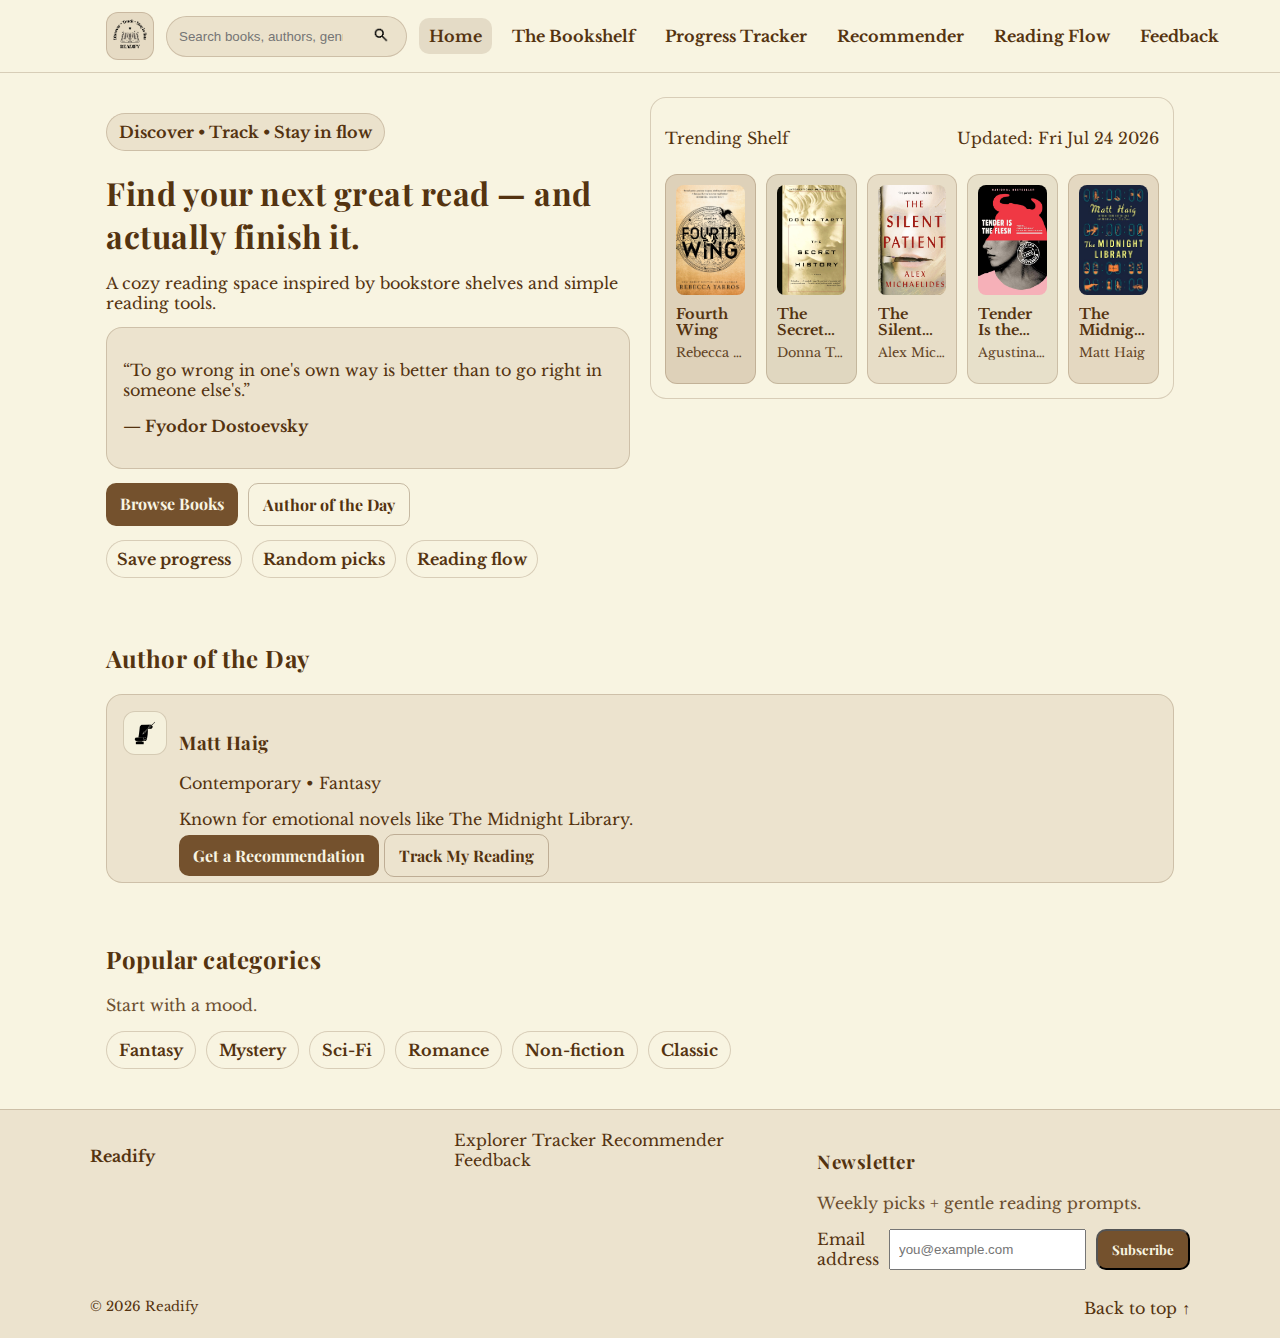
<file: index.html>
<!DOCTYPE html>
<html lang="en">
<head>
  <meta charset="UTF-8">
  <meta name="viewport" content="width=device-width, initial-scale=1.0">
  <title>Readify | Home</title>

  <!-- PWA + Favicon -->
  <link rel="icon" href="favicon.ico">
  <link rel="manifest" href="manifest.json">

  <!-- Gothic  Fonts -->
  <link href="https://fonts.googleapis.com/css2?family=Playfair+Display:wght@400;600;700&family=Libre+Baskerville:wght@400;700&display=swap" rel="stylesheet">

  <!-- Main Styles -->
  <link rel="stylesheet" href="css/style.css">
</head>

<body>

  <!--NavBar -->
  <header class="header">
    <nav class="navbar">

      <!-- Logo -->
      <a class="brand" href="index.html">
        <span class="brand-icon">
          <img src="images/Discover___Track___Stay_in_flow-removebg-preview.png" alt="Readify logo">
        </span>
      </a>

      <!-- Search bar -->
      <form class="nav-search" role="search">
        <input type="search" placeholder="Search books, authors, genres..." aria-label="Search books">
        <button type="button" class="search-btn" aria-label="Search">
          <img src="images/search-icon.png" alt="Search icon">
        </button>
      </form>

      <!--  Hamburger menu button for mobile and tablet views. Controlled using JavaScript -->
      <button class="hamburger" id="hamburgerBtn"
        aria-label="Open menu"
        aria-expanded="false"
        aria-controls="navMenu">
        <span class="bar"></span>
        <span class="bar"></span>
        <span class="bar"></span>
      </button>

      <!-- Navigation links -->
      <ul class="nav-menu" id="navMenu">
        <li><a class="active" href="index.html">Home</a></li>
        <li><a href="explorer.html">The Bookshelf</a></li>
        <li><a href="tracker.html">Progress Tracker</a></li>
        <li><a href="recommender.html">Recommender</a></li>
        <li><a href="flow.html">Reading Flow</a></li>
        <li><a href="feedback.html">Feedback</a></li>
      </ul>

    </nav>
  </header>

  <!--  Main Content -->
  <main id="main">

    <!-- Hero Section -->
    <section class="hero" id="top">
      <div class="hero-grid">

        <!-- Left side of the hero section -->
        <div class="hero-left">
          <p class="tagline">Discover • Track • Stay in flow</p>

          <h1>Find your next great read — and actually finish it.</h1>

          <p class="subtext">
            A cozy reading space inspired by bookstore shelves and simple reading tools.
          </p>

          <!-- Quote section dynamically updated using JavaScript -->
          <div class="quote-card">
            <p class="quote-text" id="quoteText">Loading quote…</p>
            <p class="quote-author" id="quoteAuthor">—</p>
          </div>

          <!-- Call to actions -->
          <div class="hero-actions">
            <a class="btn primary" href="explorer.html">Browse Books</a>
            <a class="btn ghost" href="#authorOfDay">Author of the Day</a>
          </div>

          <!-- Feature hints -->
          <div class="mini-features">
            <div class="mini-item">Save progress</div>
            <div class="mini-item">Random picks</div>
            <div class="mini-item">Reading flow</div>
          </div>
        </div>

        <!-- Right side of the hero section -->
        <div class="hero-right">
          <div class="shelf">

            <div class="shelf-top">
              <p class="shelf-title">Trending Shelf</p>
              <p class="shelf-sub" id="todayHint">Updated daily</p>
            </div>

            <!-- Book blocks -->
            <div class="covers" id="trendingShelf">
              <!-- Trending books will be added by JavaScript -->
            </div>

          </div>
        </div>

      </div>
    </section>

    <!-- Author of the day. filled using js -->
    <section class="section" id="authorOfDay">
      <div class="section-head">
        <h2>Author of the Day</h2>
      </div>

      <div class="author-card">
        <div class="author-badge">
          <img src="images/authorBadge.png" alt="Author badge icon">
        </div>

        <div class="author-info">
          <h3 id="aName">Loading…</h3>
          <p class="author-tag" id="aTag"></p>
          <p class="author-bio" id="aBio"></p>

          <div class="author-actions">
            <a class="btn primary" href="recommender.html">Get a Recommendation</a>
            <a class="btn ghost" href="tracker.html">Track My Reading</a>
          </div>
        </div>
      </div>
    </section>

    <!-- Category shortcuts allow users to explore books by mood or genre -->
    <section class="section">
      <div class="section-head">
        <h2>Popular categories</h2>
        <p class="muted">Start with a mood.</p>
      </div>

      <div class="chips">
        <a class="chip" href="explorer.html">Fantasy</a>
        <a class="chip" href="explorer.html">Mystery</a>
        <a class="chip" href="explorer.html">Sci-Fi</a>
        <a class="chip" href="explorer.html">Romance</a>
        <a class="chip" href="explorer.html">Non-fiction</a>
        <a class="chip" href="explorer.html">Classic</a>
      </div>
    </section>

  </main>

  <!-- Footer Section -->
  <footer class="footer">

    <div class="footer-grid">
      <div>
        <p class="footer-brand"><strong>Readify</strong></p>
      </div>

      <div class="footer-links">
        <a href="explorer.html">Explorer</a>
        <a href="tracker.html">Tracker</a>
        <a href="recommender.html">Recommender</a>
        <a href="feedback.html">Feedback</a>
      </div>

      <div class="newsletter">
        <h3>Newsletter</h3>
        <!--Muted for secondary info-->
        <p class="muted">Weekly picks + gentle reading prompts.</p>

        <!-- Newsletter Form -->
        <form id="newsletterForm" class="newsletter-form" action="#">
          <label for="newsletterEmail" class="sr-only">Email address</label>

          <input
            id="newsletterEmail"
            name="newsletterEmail"
            type="email"
            placeholder="you@example.com"
            required
            aria-label="Email address"
          >

          <button class="btn primary" type="submit">Subscribe</button>
        </form>

        <p id="newsletterMsg" class="msg" aria-live="polite"></p>
      </div>
    </div>

    <div class="footer-bottom">
      <small>© <span id="year"></span> Readify</small>
      <a class="to-top" href="#top">Back to top ↑</a>
    </div>

  </footer>

  <!-- Main JavaScript -->
  <script src="js/main.js"></script>

</body>
</html>
</file>
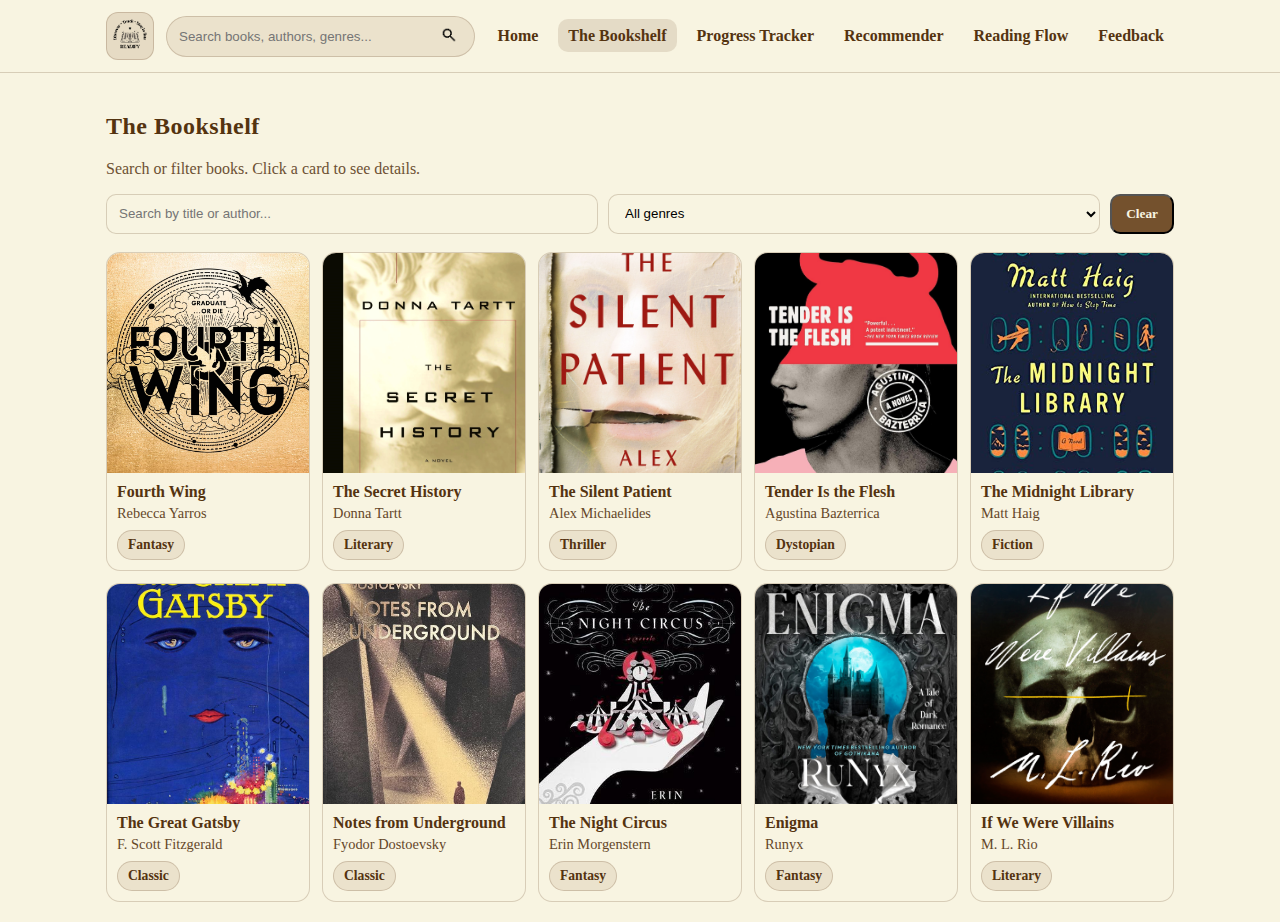
<file: explorer.html>
<!DOCTYPE html>
<html lang="en">
<head>
  <meta charset="UTF-8" />
  <meta name="viewport" content="width=device-width, initial-scale=1.0"/>
  <title>Readify | The Bookshelf</title>

  <link rel="icon" href="favicon.ico">
  <link rel="manifest" href="manifest.json">
  <link rel="stylesheet" href="css/style.css">
</head>

<body>

  <!-- NAVBAR (same style/classes as home) -->
  <header class="header">
    <nav class="navbar">

      <a class="brand" href="index.html">
        <span class="brand-icon">
          <img src="images/Discover___Track___Stay_in_flow-removebg-preview.png" alt="Readify logo">
        </span>
      </a>

      <form class="nav-search" role="search">
        <input type="search" placeholder="Search books, authors, genres..." aria-label="Search books">
        <button type="button" class="search-btn" aria-label="Search">
          <img src="images/search-icon.png" alt="Search icon">
        </button>
      </form>

      <button class="hamburger" id="hamburgerBtn"
        aria-label="Open menu"
        aria-expanded="false"
        aria-controls="navMenu">
        <span class="bar"></span>
        <span class="bar"></span>
        <span class="bar"></span>
      </button>

      <ul class="nav-menu" id="navMenu">
        <li><a href="index.html">Home</a></li>
        <li><a class="active" href="explorer.html">The Bookshelf</a></li>
        <li><a href="tracker.html">Progress Tracker</a></li>
        <li><a href="recommender.html">Recommender</a></li>
        <li><a href="flow.html">Reading Flow</a></li>
        <li><a href="feedback.html">Feedback</a></li>
      </ul>

    </nav>
  </header>

  <main class="page">
    <section class="section">
      <div class="section-head">
        <h2>The Bookshelf</h2>
        <p class="muted">Search or filter books. Click a card to see details.</p>
      </div>

      <!-- FILTER BAR -->
      <div class="filter-bar">
        <input id="searchInput" type="text" placeholder="Search by title or author..." aria-label="Search by title or author">
        <select id="genreSelect" aria-label="Filter by genre">
          <option value="all">All genres</option>
        </select>
        <button class="btn primary" id="clearBtn" type="button">Clear</button>
      </div>

      <!-- BOOK GRID -->
      <div class="book-grid" id="bookGrid">
        <!-- cards inserted by JS -->
      </div>
    </section>
  </main>

  <!-- MODAL -->
  <div class="modal" id="bookModal" aria-hidden="true">
    <div class="modal-content" role="dialog" aria-modal="true" aria-labelledby="modalTitle">
      <button class="modal-close" id="modalCloseBtn" aria-label="Close modal">✖</button>

      <div class="modal-top">
        <img id="modalCover" class="modal-cover" src="images/placeholder.png" alt="Book cover">
        <div class="modal-meta">
          <h3 id="modalTitle">Title</h3>
          <p class="muted" id="modalAuthor">Author</p>
          <p class="tag" id="modalGenre">Genre</p>
        </div>
      </div>

      <h4>Synopsis</h4>
      <p id="modalSynopsis"></p>

      <h4>Series (Prequels / Sequels)</h4>
      <ul id="modalSeriesList"></ul>

      <h4>Ratings & Reviews</h4>
      <div class="table-wrap">
        <table class="review-table">
          <thead>
            <tr>
              <th>Source</th>
              <th>Rating</th>
              <th>Review</th>
            </tr>
          </thead>
          <tbody id="modalReviewsBody"></tbody>
        </table>
      </div>
    </div>
  </div>
  <script src="js/data.js"></script>
  <script src="js/explorer.js"></script>
</body>
</html>
</file>
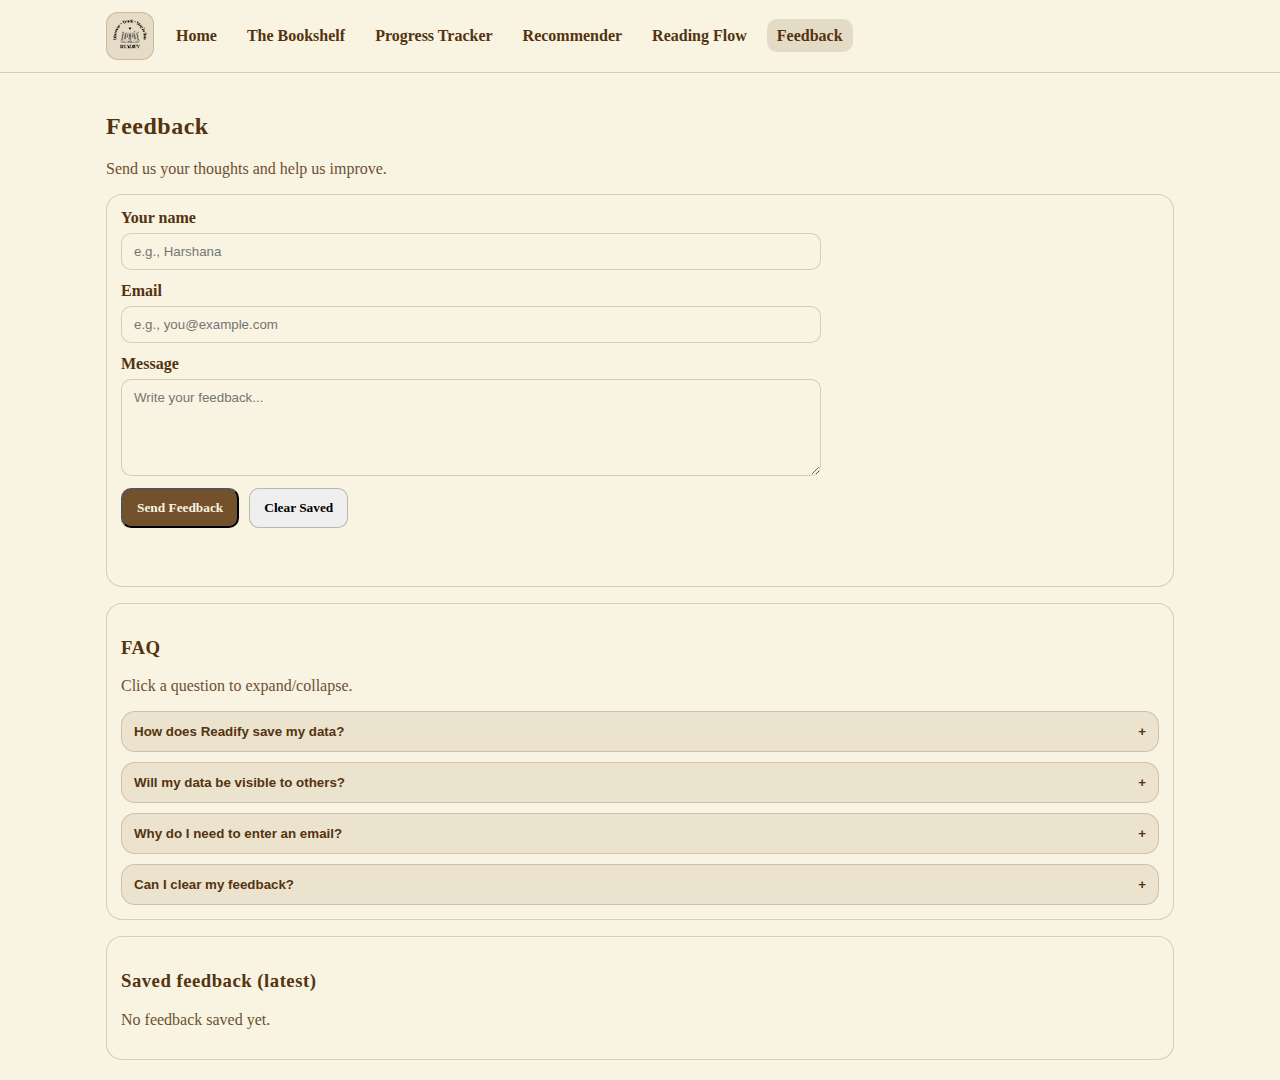
<file: feedback.html>
<!DOCTYPE html>
<html lang="en">
<head>
  <meta charset="UTF-8" />
  <meta name="viewport" content="width=device-width, initial-scale=1.0"/>
  <title>Readify | Feedback</title>

  <link rel="icon" href="favicon.ico">
  <link rel="manifest" href="manifest.json">
  <link rel="stylesheet" href="css/style.css">
</head>

<body>

  <!-- NAVBAR -->
  <header class="header">
    <nav class="navbar">
      <a class="brand" href="index.html">
        <span class="brand-icon">
          <img src="images/Discover___Track___Stay_in_flow-removebg-preview.png" alt="Readify logo">
        </span>
      </a>

      <button class="hamburger" id="hamburgerBtn"
        aria-label="Open menu"
        aria-expanded="false"
        aria-controls="navMenu">
        <span class="bar"></span>
        <span class="bar"></span>
        <span class="bar"></span>
      </button>

      <ul class="nav-menu" id="navMenu">
        <li><a href="index.html">Home</a></li>
        <li><a href="explorer.html">The Bookshelf</a></li>
        <li><a href="tracker.html">Progress Tracker</a></li>
        <li><a href="recommender.html">Recommender</a></li>
        <li><a href="flow.html">Reading Flow</a></li>
        <li><a class="active" href="feedback.html">Feedback</a></li>
      </ul>
    </nav>
  </header>

  <main class="page">
    <section class="section">
      <div class="section-head">
        <h2>Feedback </h2>
        <p class="muted">Send us your thoughts and help us improve.</p>
      </div>

      <!-- FORM -->
      <div class="feedback-card">
        <form id="feedbackForm" class="feedback-form" novalidate>
          <label>
            Your name
            <input id="nameInput" type="text" placeholder="e.g., Harshana" required>
          </label>

          <label>
            Email
            <input id="emailInput" type="email" placeholder="e.g., you@example.com" required>
          </label>

          <label>
            Message
            <textarea id="messageInput" rows="5" placeholder="Write your feedback..." required></textarea>
          </label>

          <div class="feedback-actions">
            <button class="btn primary" type="submit">Send Feedback</button>
            <button class="btn ghost" id="clearFeedbackBtn" type="button">Clear Saved</button>
          </div>

          <p class="msg" id="feedbackMsg" aria-live="polite"></p>
        </form>
      </div>

      <!-- FAQ ACCORDION -->
      <div class="faq-card" style="margin-top:16px;">
        <h3>FAQ</h3>
        <p class="muted">Click a question to expand/collapse.</p>

        <div class="faq" id="faqBox">
          <div class="faq-item">
            <button class="faq-question" type="button">
              How does Readify save my data?
              <span class="faq-icon">+</span>
            </button>
            <div class="faq-answer">
              Readify uses <strong>localStorage</strong> in your browser to store things like newsletter email,
              progress, saved lists, and completed books.
            </div>
          </div>

          <div class="faq-item">
            <button class="faq-question" type="button">
              Will my data be visible to others?
              <span class="faq-icon">+</span>
            </button>
            <div class="faq-answer">
              No. localStorage is stored only in your browser on your device.
              It is not sent to a server.
            </div>
          </div>

          <div class="faq-item">
            <button class="faq-question" type="button">
              Why do I need to enter an email?
              <span class="faq-icon">+</span>
            </button>
            <div class="faq-answer">
              We validate email format to make sure it looks correct.
              For this assignment, it’s stored locally for demonstration purposes.
            </div>
          </div>

          <div class="faq-item">
            <button class="faq-question" type="button">
              Can I clear my feedback?
              <span class="faq-icon">+</span>
            </button>
            <div class="faq-answer">
              Yes. Click <strong>Clear Saved</strong> to remove saved feedback from localStorage.
            </div>
          </div>
        </div>
      </div>

      <!-- OPTIONAL: show recent saved feedback (simple display) -->
      <div class="saved-feedback-card" style="margin-top:16px;">
        <h3>Saved feedback (latest)</h3>
        <div id="savedFeedbackBox" class="saved-feedback-box"></div>
      </div>

    </section>
  </main>

  <script src="js/feedback.js"></script>
</body>
</html>
</file>
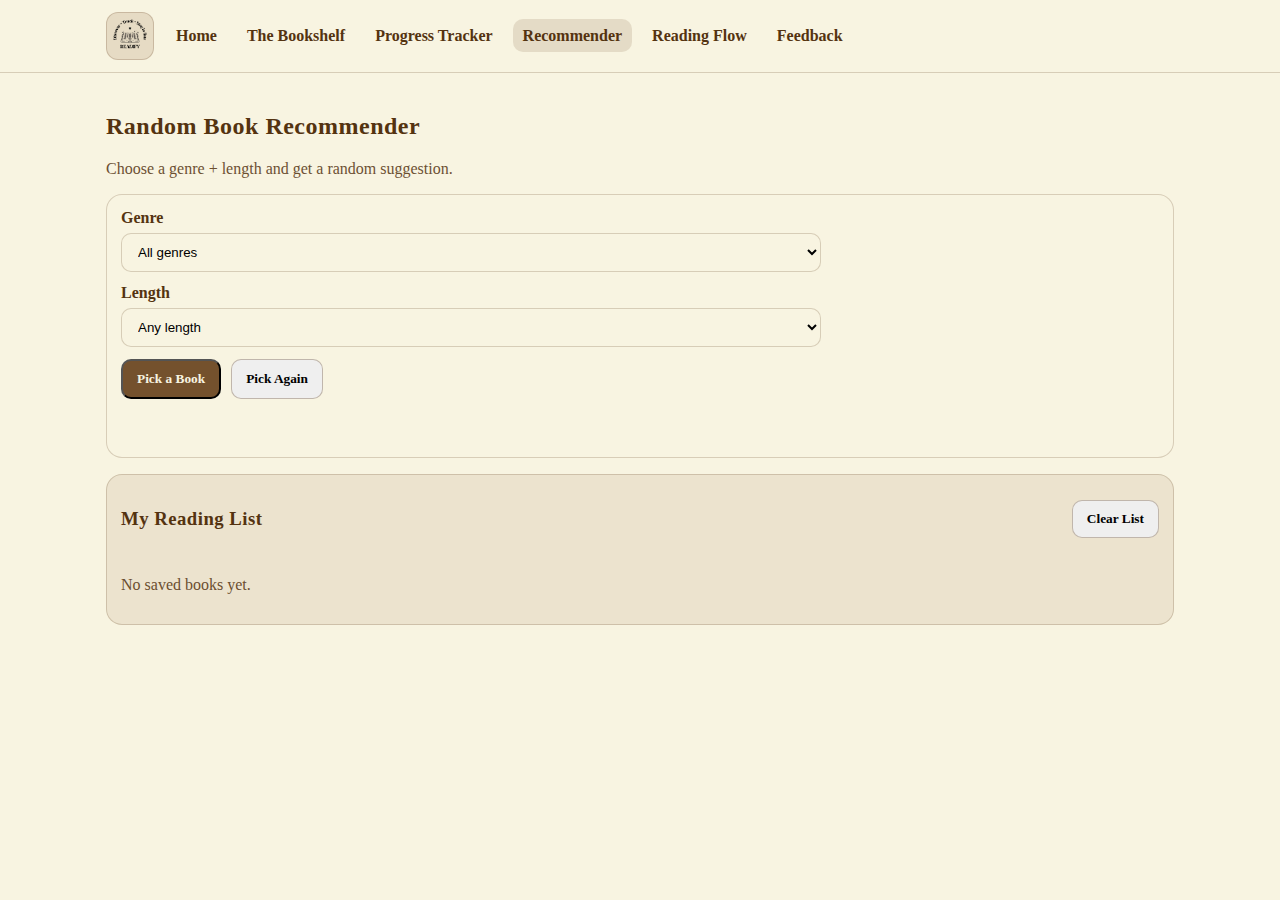
<file: recommender.html>
<!DOCTYPE html>
<html lang="en">
<head>
  <meta charset="UTF-8" />
  <meta name="viewport" content="width=device-width, initial-scale=1.0"/>
  <title>Readify | Recommender</title>

  <link rel="icon" href="favicon.ico">
  <link rel="manifest" href="manifest.json">
  <link rel="stylesheet" href="css/style.css">
</head>

<body>

  <!-- NAVBAR -->
  <header class="header">
    <nav class="navbar">
      <a class="brand" href="index.html">
        <span class="brand-icon">
          <img src="images/Discover___Track___Stay_in_flow-removebg-preview.png" alt="Readify logo">
        </span>
      </a>

      <button class="hamburger" id="hamburgerBtn"
        aria-label="Open menu"
        aria-expanded="false"
        aria-controls="navMenu">
        <span class="bar"></span>
        <span class="bar"></span>
        <span class="bar"></span>
      </button>

      <ul class="nav-menu" id="navMenu">
        <li><a href="index.html">Home</a></li>
        <li><a href="explorer.html">The Bookshelf</a></li>
        <li><a href="tracker.html">Progress Tracker</a></li>
        <li><a class="active" href="recommender.html">Recommender</a></li>
        <li><a href="flow.html">Reading Flow</a></li>
        <li><a href="feedback.html">Feedback</a></li>
      </ul>
    </nav>
  </header>

  <main class="page">
    <section class="section">
      <div class="section-head">
        <h2>Random Book Recommender</h2>
        <p class="muted">Choose a genre + length and get a random suggestion.</p>
      </div>

      <!-- CONTROLS -->
      <div class="reco-card">
        <div class="reco-controls">
          <label>
            Genre
            <select id="genreSelect">
              <option value="all">All genres</option>
            </select>
          </label>

          <label>
            Length
            <select id="lengthSelect">
              <option value="all">Any length</option>
              <option value="short">Short (≤ 250 pages)</option>
              <option value="medium">Medium (251–450 pages)</option>
              <option value="long">Long (451+ pages)</option>
            </select>
          </label>

          <div class="reco-buttons">
            <button class="btn primary" id="pickBtn" type="button">Pick a Book </button>
            <button class="btn ghost" id="againBtn" type="button">Pick Again</button>
          </div>

          <p class="msg" id="recoMsg" aria-live="polite"></p>
        </div>

        <!-- RESULT -->
        <div class="reco-result" id="resultBox" style="display:none;">
          <div class="reco-result-top">
            <img id="resultCover" class="reco-cover" src="images/placeholder.png" alt="Recommended book cover">
            <div>
              <h3 id="resultTitle" class="reco-title">Title</h3>
              <p id="resultAuthor" class="muted">Author</p>
              <p class="tag" id="resultGenre">Genre</p>
              <p class="muted">Pages: <span id="resultPages">0</span></p>

              <div class="reco-actions">
                <button class="btn primary" id="saveBtn" type="button">Save to Reading List</button>
                <a class="btn ghost" id="viewInExplorer" href="explorer.html">View in Explorer</a>
              </div>
            </div>
          </div>

          <p class="reco-synopsis" id="resultSynopsis"></p>
        </div>
      </div>

      <!-- SAVED LIST -->
      <div class="saved-card">
        <div class="saved-head">
          <h3>My Reading List</h3>
          <button class="btn ghost" id="clearListBtn" type="button">Clear List</button>
        </div>

        <div id="savedList" class="saved-list">
          <!-- saved items inserted by JS -->
        </div>
      </div>
    </section>
  </main>
  
  <script src="js/data.js"></script>
  <script src="js/recommender.js"></script>
</body>
</html>
</file>
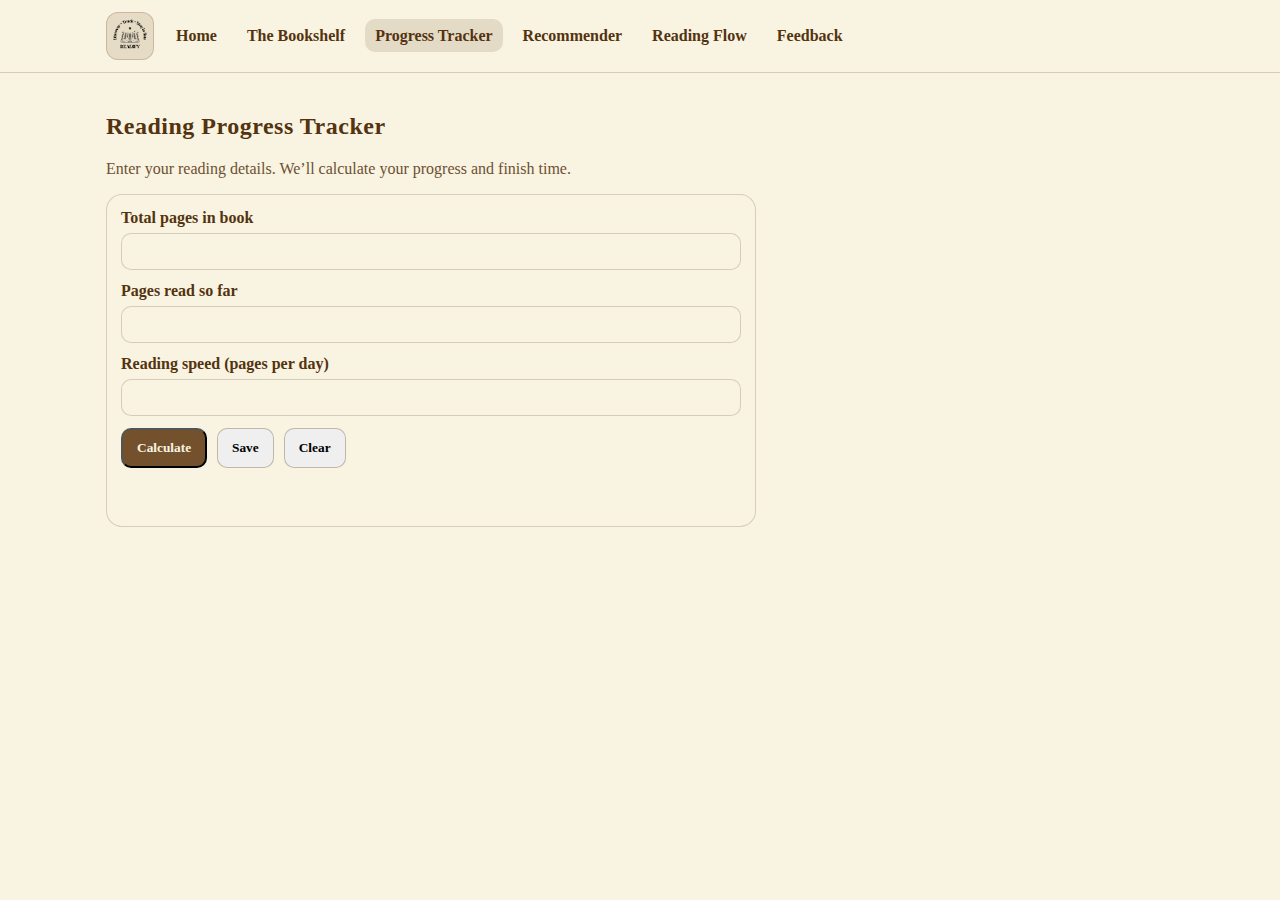
<file: tracker.html>
<!DOCTYPE html>
<html lang="en">
<head>
  <meta charset="UTF-8">
  <meta name="viewport" content="width=device-width, initial-scale=1.0">
  <title>Readify | Progress Tracker</title>

  <link rel="icon" href="favicon.ico">
  <link rel="manifest" href="manifest.json">
  <link rel="stylesheet" href="css/style.css">
</head>

<body>

  <!-- NAVBAR -->
  <header class="header">
    <nav class="navbar">
      <a class="brand" href="index.html">
        <span class="brand-icon">
          <img src="images/Discover___Track___Stay_in_flow-removebg-preview.png" alt="Readify logo">
        </span>
      </a>

      <button class="hamburger" id="hamburgerBtn"
        aria-label="Open menu"
        aria-expanded="false"
        aria-controls="navMenu">
        <span class="bar"></span>
        <span class="bar"></span>
        <span class="bar"></span>
      </button>

      <ul class="nav-menu" id="navMenu">
        <li><a href="index.html">Home</a></li>
        <li><a href="explorer.html">The Bookshelf</a></li>
        <li><a class="active" href="tracker.html">Progress Tracker</a></li>
        <li><a href="recommender.html">Recommender</a></li>
        <li><a href="flow.html">Reading Flow</a></li>
        <li><a href="feedback.html">Feedback</a></li>
      </ul>
    </nav>
  </header>

  <main class="page">
    <section class="section">
      
      <!-- Page heading and short explanation -->
      <div class="section-head">
        <h2>Reading Progress Tracker</h2>
        <p class="muted">
          Enter your reading details. We’ll calculate your progress and finish time.
        </p>
      </div>

      <!-- User enters book details here -->
      <div class="tracker-card">
        <form id="trackerForm" class="tracker-form">

          <label>
            Total pages in book
            <input id="totalPages" type="number" min="1" required>
          </label>

          <label>
            Pages read so far
            <input id="pagesRead" type="number" min="0" required>
          </label>

          <label>
            Reading speed (pages per day)
            <input id="speed" type="number" min="1" required>
          </label>

          <div class="tracker-actions">
            <!-- Calculates progress and finish date -->
            <button class="btn primary" type="submit">Calculate</button>
            <!--save progress to local storage-->
            <button class="btn ghost" id="saveBtn" type="button">Save</button>
            <button class="btn ghost" id="clearBtn" type="button">Clear</button>
          </div>
          <!--message for validation and feedback-->
          <p class="msg" id="formMsg" aria-live="polite"></p>
        </form>
      </div>

      <!-- RESULTS -->
      <div class="tracker-results" id="resultsBox" style="display:none;">
        <h3>Your Results</h3>
        <!--result section. hidden by default and shown after calculation-->
        <div class="result-row">
          <!--Percentage completed and remaining pages-->
          <p><strong>Completed:</strong> <span id="percentText">0%</span></p>
          <p><strong>Pages remaining:</strong> <span id="remainingText">0</span></p>
        </div>

        <!-- progress bar -->
        <div
          class="progress-wrap"
          role="progressbar"
          aria-label="Reading progress"
          aria-valuemin="0"
          aria-valuemax="100"
          aria-valuenow="0"
        >
          <div class="progress-bar" id="progressBar"></div>
        </div>

        <div class="result-row">
          <p><strong>Estimated days to finish:</strong> <span id="daysText">0</span></p>
          <p><strong>Estimated finish date:</strong> <span id="finishDateText">—</span></p>
        </div>
      </div>

    </section>
  </main>

  <script src="js/tracker.js"></script>
</body>
</html>
</file>
<file: css/style.css>
/* =========================
   READIFY – SIMPLE STYLES
   Color palette:
   #F8F4E1  background
   #AF8F6F  surface
   #74512D  primary
   #543310  text
========================= */

/* BASIC RESET */
* {
  box-sizing: border-box;
}

body {
  margin: 0;
  font-family: "Libre Baskerville", Baskerville, serif;
  background-color: #F8F4E1;
  color: #543310;
}

h1, h2, h3, h4, h5, h6 {
  font-family: "Playfair Display", serif;
  letter-spacing: 0.5px;
}


a {
  text-decoration: none;
  color: inherit;
}

.muted {
  opacity: 0.85;
}

/* =========================
   NAVBAR
========================= */

.header {
  position: sticky;
  top: 0;
  background-color: #F8F4E1;
  border-bottom: 1px solid rgba(84, 51, 16, 0.2);
  z-index: 1000; 
}

.navbar {
  max-width: 1100px;
  margin: auto;
  padding: 12px 16px;

  display: flex;
  align-items: center;
  gap: 12px;
  flex-wrap: nowrap;
}

/* Logo */
.brand-icon {
  width: 48px;
  height: 48px;
  border-radius: 12px;
  background: rgba(175, 143, 111, 0.25);
  border: 1px solid rgba(84, 51, 16, 0.2);

  display: flex;
  align-items: center;
  justify-content: center;
}

.brand-icon img {
  width: 100%;
  height: 100%;
  object-fit: contain;
}

/* Search bar */
.nav-search {
  flex: 1;
  display: flex;
  align-items: center;
  gap: 8px;

  padding: 8px 10px;
  border-radius: 999px;
  background: rgba(175, 143, 111, 0.18);
  border: 1px solid rgba(84, 51, 16, 0.2);
}

.nav-search input {
  flex: 1;
  border: none;
  background: transparent;
  outline: none;
}

.search-btn {
  border: none;
  background: transparent;
  cursor: pointer;
}

.search-btn img {
  width: 18px;
  height: 18px;
}

/* Menu links */
.nav-menu {
  list-style: none;
  margin: 0;
  padding: 0;

  display: flex;
  gap: 10px;
}

.nav-menu a {
  padding: 8px 10px;
  border-radius: 10px;
  font-weight: bold;
  white-space: nowrap;
}

.nav-menu a:hover {
  background: rgba(175, 143, 111, 0.2);
}

.nav-menu a.active {
  background: rgba(116, 81, 45, 0.15);
}

/* =========================
   HAMBURGER (MOBILE)
========================= */

.hamburger {
  display: none;
  width: 42px;
  height: 42px;
  border-radius: 10px;
  border: 1px solid rgba(84, 51, 16, 0.2);
  background: rgba(175, 143, 111, 0.18);
  cursor: pointer;
}

.hamburger-bar {
  width: 22px;
  height: 2px;
  background: #543310;
  margin: 5px auto;
}

/* FORCE hamburger lines to show */
#hamburgerBtn {
  background: #F8F4E1 !important;
  border: 1px solid rgba(84, 51, 16, 0.3) !important;

  
  flex-direction: column !important;
  justify-content: center !important;
  align-items: center !important;
  gap: 6px !important;

  padding: 0 !important;
}

#hamburgerBtn .bar {
  display: block !important;          /* ✅ IMPORTANT (spans are inline by default) */
  width: 22px !important;
  height: 3px !important;             /* make it thicker so you clearly see it */
  background-color: #543310 !important;
  border-radius: 2px !important;
}


/* =========================
   HERO SECTION (GRID)
========================= */

.hero {
  max-width: 1100px;
  margin: auto;
  padding: 24px 16px;
}

.hero-grid {
  display: grid;
  grid-template-columns: 1fr 1fr;
  gap: 20px;
}

/* Left side */
.tagline {
  display: inline-block;
  padding: 8px 12px;
  border-radius: 999px;
  background: rgba(175, 143, 111, 0.18);
  border: 1px solid rgba(84, 51, 16, 0.2);
  font-weight: bold;
  margin-bottom: 10px;
}

.hero-left h1 {
  margin: 10px 0;
}

.subtext {
  margin-bottom: 14px;
}

/* Quote */
.quote-card {
  padding: 16px;
  border-radius: 16px;
  background: rgba(175, 143, 111, 0.16);
  border: 1px solid rgba(84, 51, 16, 0.2);
}

.quote-author {
  margin-top: 8px;
  font-weight: bold;
}

/* Buttons */
.hero-actions {
  display: flex;
  gap: 10px;
  margin: 14px 0;
}

.btn {
  padding: 10px 14px;
  border-radius: 10px;
  font-weight: bold;
  font-family: "Playfair Display", serif;
}

.btn.primary {
  background-color: #74512D;
  color: #F8F4E1;
}

.btn.ghost {
  border: 1px solid rgba(84, 51, 16, 0.3);
}

/* Mini features */
.mini-features {
  display: flex;
  gap: 10px;
}

.mini-item {
  padding: 8px 10px;
  border-radius: 999px;
  border: 1px solid rgba(84, 51, 16, 0.2);
  background: rgba(248, 244, 225, 0.7);
  font-weight: bold;
}

/* =========================
   BOOK SHELF
========================= */

.shelf {
  padding: 14px;
  border-radius: 16px;
  background: rgba(248, 244, 225, 0.7);
  border: 1px solid rgba(84, 51, 16, 0.2);
}

.shelf-top {
  display: flex;
  justify-content: space-between;
  margin-bottom: 10px;
}

.covers {
  display: grid;
  grid-template-columns: repeat(5, 1fr);
  gap: 10px;
}

.cover {
  height: 210px;                 /* fixed card height */
  padding: 10px;
  border-radius: 12px;
  border: 1px solid rgba(84, 51, 16, 0.2);

  display: flex;
  flex-direction: column;
  gap: 6px;

  overflow: hidden; 
  cursor: pointer; 
}

.cover-title {
  font-weight: bold;
  font-size: 0.9rem;
  line-height: 1.1;

  /* limit title to 2 lines */
  display: -webkit-box;
  -webkit-line-clamp: 2;
  -webkit-box-orient: vertical;
  overflow: hidden;
}

.cover-author {
   font-size: 0.8rem;
  opacity: 0.9;

  /* limit author to 1 line */
  white-space: nowrap;
  overflow: hidden;
  text-overflow: ellipsis;
}

/* Color variations */
.c1 { background: rgba(175, 143, 111, 0.35); }
.c2 { background: rgba(116, 81, 45, 0.18); }
.c3 { background: rgba(175, 143, 111, 0.22); }
.c4 { background: rgba(116, 81, 45, 0.12); }
.c5 { background: rgba(175, 143, 111, 0.28); }

/* =========================
   SECTIONS
========================= */

.section {
  max-width: 1100px;
  margin: auto;
  padding: 20px 16px;
}

/* Author of the Day */
.author-card {
  display: flex;
  gap: 12px;
  padding: 16px;
  border-radius: 16px;
  background: rgba(175, 143, 111, 0.16);
  border: 1px solid rgba(84, 51, 16, 0.2);
}

.author-badge {
  width: 44px;
  height: 44px;
  border-radius: 12px;
  background: rgba(248, 244, 225, 0.8);
  border: 1px solid rgba(84, 51, 16, 0.2);

  display: flex;
  align-items: center;
  justify-content: center;
}

.author-badge img {
  width: 26px;
  height: 26px;
}

/* Category chips */
.chips {
  display: flex;
  gap: 10px;
  flex-wrap: wrap;
}

.chip {
  padding: 8px 12px;
  border-radius: 999px;
  border: 1px solid rgba(84, 51, 16, 0.2);
  background: rgba(248, 244, 225, 0.7);
  font-weight: bold;
}

/* =========================
   FOOTER
========================= */

.footer {
  margin-top: 20px;
  padding: 20px 16px;
  background: rgba(175, 143, 111, 0.16);
  border-top: 1px solid rgba(84, 51, 16, 0.2);
}

.footer-grid {
  max-width: 1100px;
  margin: auto;

  display: grid;
  grid-template-columns: 1fr 1fr 1fr;
  gap: 12px;
}

.newsletter-form {
  display: flex;
  gap: 10px;
  margin-top: 10px;
}

.newsletter-form input {
  padding: 8px;
  flex: 1;
}

.footer-bottom {
  max-width: 1100px;
  margin: 12px auto 0;

  display: flex;
  justify-content: space-between;
}

/* =========================
   MOBILE RESPONSIVE
========================= */

@media (max-width: 900px) {

  .nav-search {
    display: none;
  }

  .hamburger {
    display: flex;
    margin-left: auto;
  }

  .nav-menu {
    position: absolute;
    top: 70px;
    left: 16px;
    right: 16px;

    flex-direction: column;
    background: #F8F4E1;
    padding: 12px;
    border-radius: 12px;

    display: none;
  }

  .nav-menu.show {
    display: flex;
  }

  .hero-grid {
    grid-template-columns: 1fr;
  }

  .covers {
    grid-template-columns: repeat(3, 1fr);
  }

  .footer-grid {
    grid-template-columns: 1fr;
  }
}

/* Book cover images */
.book-cover-img {
  width: 100%;
  height: 110px;
  object-fit: cover;
  border-radius: 8px;
  margin-bottom: 6px;
}

/* =========================
   EXPLORER PAGE (simple)
========================= */

.page {
  max-width: 1100px;
  margin: auto;
}

/* Filter bar */
.filter-bar {
  display: flex;
  gap: 10px;
  flex-wrap: wrap;
  margin: 14px 0 18px;
}

.filter-bar input,
.filter-bar select {
  padding: 10px 12px;
  border-radius: 10px;
  border: 1px solid rgba(84, 51, 16, 0.2);
  background: #F8F4E1;
  flex: 1;
  min-width: 220px;
}

/* Book grid */
.book-grid {
  display: grid;
  grid-template-columns: repeat(5, minmax(0, 1fr));
  gap: 12px;
}

/* Book card */
.book-card {
  border: 1px solid rgba(84, 51, 16, 0.2);
  border-radius: 14px;
  background: rgba(248, 244, 225, 0.7);
  overflow: hidden;
  cursor: pointer;
}

.book-card-img {
    width: 100%;
    height: 220px;          
    object-fit: cover;    
    display: block;
}

.book-card-body {
  padding: 10px;
}

.book-card-title {
  margin: 0 0 4px;
  font-weight: bold;
}

.book-card-author {
  margin: 0 0 8px;
  opacity: 0.9;
  font-size: 0.9rem;
}

.book-card-genre {
  display: inline-block;
  padding: 6px 10px;
  border-radius: 999px;
  background: rgba(175, 143, 111, 0.18);
  border: 1px solid rgba(84, 51, 16, 0.2);
  font-weight: bold;
  font-size: 0.85rem;
}

/* Modal */
.modal {
  position: fixed;
  inset: 0;
  background: rgba(0,0,0,0.4);
  display: none;
  padding: 20px;
  z-index: 999;
}

.modal.show {
  display: flex;
  align-items: center;
  justify-content: center;
}

.modal-content {
  width: min(900px, 96vw);
  max-height: 85vh;
  overflow: auto;
  background: #F8F4E1;
  border-radius: 16px;
  border: 1px solid rgba(84, 51, 16, 0.25);
  padding: 16px;
  position: relative;
}

.modal-close {
  position: absolute;
  top: 10px;
  right: 10px;
  border: 1px solid rgba(84, 51, 16, 0.25);
  background: rgba(175, 143, 111, 0.18);
  border-radius: 10px;
  cursor: pointer;
  padding: 8px 10px;
}

.modal-top {
  display: flex;
  gap: 12px;
  align-items: center;
  margin-bottom: 10px;
}

.modal-cover {
  width: 110px;
  height: 150px;
  object-fit: cover;
  border-radius: 12px;
  border: 1px solid rgba(84, 51, 16, 0.2);
}

.tag {
  display: inline-block;
  padding: 6px 10px;
  border-radius: 999px;
  background: rgba(116, 81, 45, 0.12);
  border: 1px solid rgba(116, 81, 45, 0.25);
  font-weight: bold;
}

/* Review table */
.table-wrap {
  overflow-x: auto;
}

.review-table {
  width: 100%;
  border-collapse: collapse;
  margin-top: 8px;
}

.review-table th,
.review-table td {
  border: 1px solid rgba(84, 51, 16, 0.2);
  padding: 10px;
  text-align: left;
}

.review-table th {
  background: rgba(175, 143, 111, 0.18);
}

/* Responsive */
@media (max-width: 1100px) {
  .author-card{
    flex-direction: column;
    align-items: flex-start;
  }

  /* make buttons go full width (no overlap) */
  .author-actions{
    width: 100%;
    display: grid;
    gap: 10px;
  }

  .book-grid {
    grid-template-columns: repeat(2, minmax(0, 1fr));
  }

  .modal-top {
    flex-direction: column;
    align-items: flex-start;
  }

  .modal-cover {
    width: 140px;
    height: 190px;
  }
}

/* =========================
   TRACKER PAGE (simple)
========================= */

.tracker-card {
  border: 1px solid rgba(84, 51, 16, 0.2);
  border-radius: 16px;
  background: rgba(248, 244, 225, 0.7);
  padding: 14px;
  max-width: 650px;
}

.tracker-form {
  display: grid;
  gap: 12px;
}

.tracker-form label {
  display: grid;
  gap: 6px;
  font-weight: bold;
}

.tracker-form input {
  padding: 10px 12px;
  border-radius: 10px;
  border: 1px solid rgba(84, 51, 16, 0.2);
  background: #F8F4E1;
}

.tracker-actions {
  display: flex;
  gap: 10px;
  flex-wrap: wrap;
}

.tracker-results {
  margin-top: 16px;
  max-width: 650px;
  border: 1px solid rgba(84, 51, 16, 0.2);
  border-radius: 16px;
  padding: 14px;
  background: rgba(175, 143, 111, 0.16);
}

.result-row {
  display: flex;
  gap: 12px;
  justify-content: space-between;
  flex-wrap: wrap;
}

.progress-wrap {
  width: 100%;
  height: 16px;
  border-radius: 999px;
  background: rgba(84, 51, 16, 0.12);
  overflow: hidden;
  margin: 10px 0 12px;
}

.progress-bar {
  height: 100%;
  width: 0%;
  background: #74512D;
  transition: width 0.3s ease;
}

/* =========================
   RECOMMENDER PAGE (simple)
========================= */

.reco-card {
  border: 1px solid rgba(84, 51, 16, 0.2);
  border-radius: 16px;
  background: rgba(248, 244, 225, 0.7);
  padding: 14px;
}

.reco-controls {
  display: grid;
  gap: 12px;
  max-width: 700px;
}

.reco-controls label {
  display: grid;
  gap: 6px;
  font-weight: bold;
}

.reco-controls select {
  padding: 10px 12px;
  border-radius: 10px;
  border: 1px solid rgba(84, 51, 16, 0.2);
  background: #F8F4E1;
}

.reco-buttons {
  display: flex;
  gap: 10px;
  flex-wrap: wrap;
}

.reco-result {
  margin-top: 16px;
  border-top: 1px solid rgba(84, 51, 16, 0.2);
  padding-top: 16px;
}

.reco-result-top {
  display: flex;
  gap: 12px;
  align-items: flex-start;
  flex-wrap: wrap;
}

.reco-cover {
  width: 120px;
  height: 170px;
  object-fit: cover;
  border-radius: 12px;
  border: 1px solid rgba(84, 51, 16, 0.2);
}

.reco-actions {
  display: flex;
  gap: 10px;
  flex-wrap: wrap;
  margin-top: 10px;
}

.reco-synopsis {
  margin-top: 10px;
  opacity: 0.9;
}

/* Simple animation for "Pick Again" */
@keyframes shake {
  0% { transform: translateX(0); }
  25% { transform: translateX(-6px); }
  50% { transform: translateX(6px); }
  75% { transform: translateX(-4px); }
  100% { transform: translateX(0); }
}

.shake {
  animation: shake 0.3s ease;
}

/* Saved list */
.saved-card {
  margin-top: 16px;
  border: 1px solid rgba(84, 51, 16, 0.2);
  border-radius: 16px;
  background: rgba(175, 143, 111, 0.16);
  padding: 14px;
}

.saved-head {
  display: flex;
  justify-content: space-between;
  align-items: center;
  flex-wrap: wrap;
  gap: 10px;
}

.saved-list {
  margin-top: 12px;
  display: grid;
  gap: 10px;
}

.saved-item {
  display: flex;
  gap: 10px;
  align-items: center;
  border: 1px solid rgba(84, 51, 16, 0.2);
  border-radius: 14px;
  background: rgba(248, 244, 225, 0.75);
  padding: 10px;
}

.saved-item img {
  width: 46px;
  height: 64px;
  object-fit: cover;
  border-radius: 10px;
  border: 1px solid rgba(84, 51, 16, 0.2);
}

.saved-title {
  margin: 0;
  font-weight: bold;
}

.saved-remove {
  margin-left: auto;
  border: 1px solid rgba(84, 51, 16, 0.25);
  background: rgba(175, 143, 111, 0.18);
  border-radius: 10px;
  cursor: pointer;
  padding: 8px 10px;
}

/* =========================
   FLOW PAGE (simple)
========================= */

.flow-card {
  border: 1px solid rgba(84, 51, 16, 0.2);
  border-radius: 16px;
  background: rgba(248, 244, 225, 0.7);
  padding: 14px;
}

.sound-buttons {
  display: flex;
  gap: 10px;
  flex-wrap: wrap;
  margin-top: 10px;
}

.complete-form {
  display: flex;
  gap: 10px;
  flex-wrap: wrap;
  margin-top: 10px;
}

.complete-form input {
  flex: 1;
  min-width: 220px;
  padding: 10px 12px;
  border-radius: 10px;
  border: 1px solid rgba(84, 51, 16, 0.2);
  background: #F8F4E1;
}

.completed-list {
  margin-top: 12px;
  display: grid;
  gap: 10px;
}

.completed-item {
  display: flex;
  justify-content: space-between;
  align-items: center;
  gap: 10px;

  border: 1px solid rgba(84, 51, 16, 0.2);
  border-radius: 14px;
  background: rgba(175, 143, 111, 0.16);
  padding: 10px 12px;
}

.remove-btn {
  border: 1px solid rgba(84, 51, 16, 0.25);
  background: rgba(248, 244, 225, 0.75);
  border-radius: 10px;
  cursor: pointer;
  padding: 8px 10px;
}

/* =========================
   FEEDBACK PAGE (simple)
========================= */

.feedback-card,
.faq-card,
.saved-feedback-card {
  border: 1px solid rgba(84, 51, 16, 0.2);
  border-radius: 16px;
  background: rgba(248, 244, 225, 0.7);
  padding: 14px;
}

.feedback-form {
  display: grid;
  gap: 12px;
  max-width: 700px;
}

.feedback-form label {
  display: grid;
  gap: 6px;
  font-weight: bold;
}

.feedback-form input,
.feedback-form textarea {
  padding: 10px 12px;
  border-radius: 10px;
  border: 1px solid rgba(84, 51, 16, 0.2);
  background: #F8F4E1;
  font-family: Arial, sans-serif;
}

.feedback-actions {
  display: flex;
  gap: 10px;
  flex-wrap: wrap;
}

/* FAQ accordion */
.faq {
  margin-top: 10px;
  display: grid;
  gap: 10px;
}

.faq-item {
  border: 1px solid rgba(84, 51, 16, 0.2);
  border-radius: 14px;
  background: rgba(175, 143, 111, 0.16);
  overflow: hidden;
}

.faq-question {
  width: 100%;
  background: transparent;
  border: none;
  padding: 12px;
  font-weight: bold;
  display: flex;
  align-items: center;
  justify-content: space-between;
  cursor: pointer;
  color: #543310;
}

.faq-answer {
  padding: 0 12px 12px;
  display: none;
  opacity: 0.9;
}

.faq-item.open .faq-answer {
  display: block;
}

.faq-icon {
  font-weight: bold;
}

/* Saved feedback */
.saved-feedback-box {
  margin-top: 10px;
}

.saved-feedback-item {
  border: 1px solid rgba(84, 51, 16, 0.2);
  border-radius: 14px;
  background: rgba(175, 143, 111, 0.16);
  padding: 12px;
}
</file>
